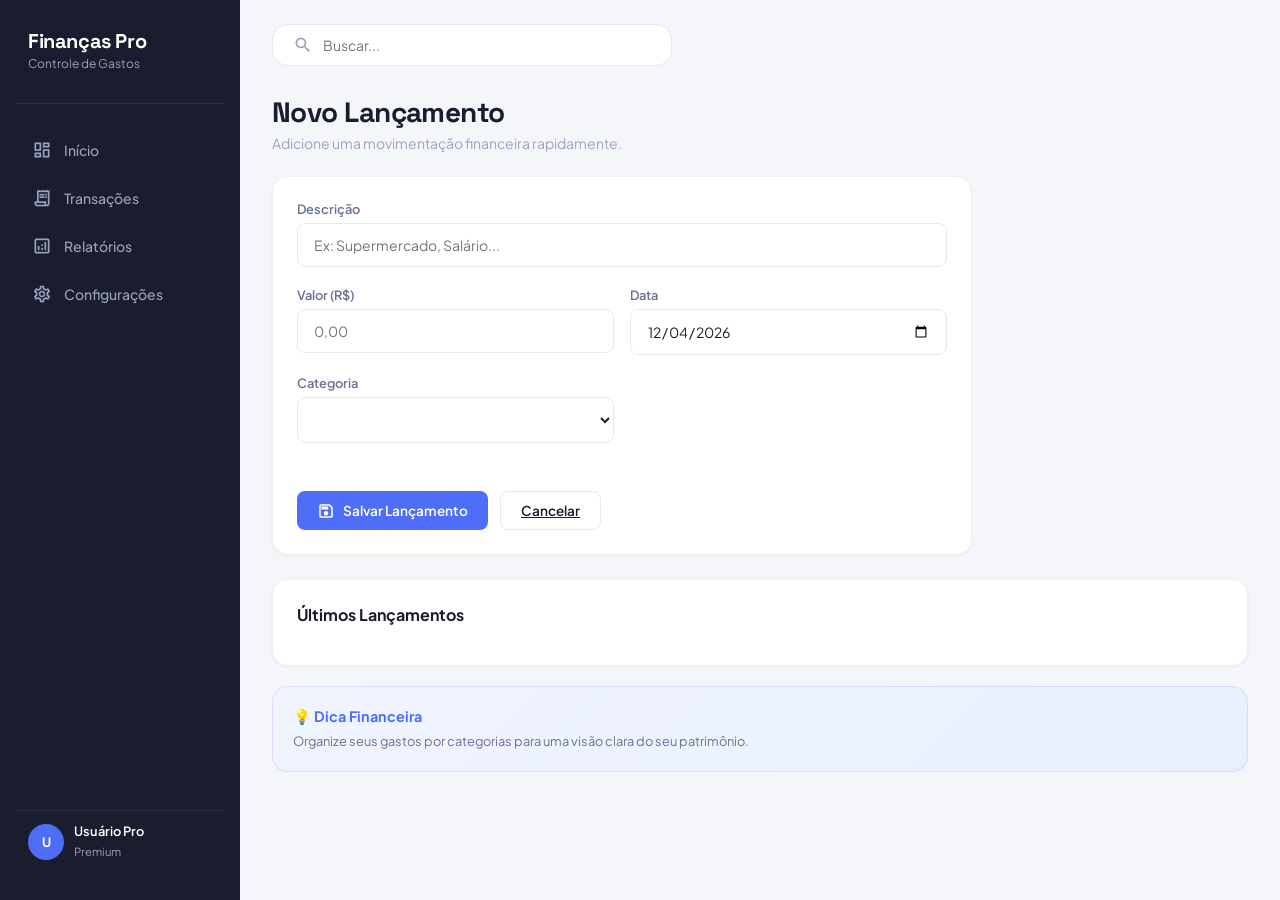
<file: src/main/resources/static/adicionar-transacao.html>
<!DOCTYPE html>
<html lang="pt-BR">
<head>
    <meta charset="UTF-8">
    <meta name="viewport" content="width=device-width, initial-scale=1.0">
    <title>Finanças Pro — Adicionar Transação</title>
    <meta name="description" content="Adicionar nova transação - Finanças Pro">
    <link rel="stylesheet" href="style.css">
</head>
<body>
    <aside class="sidebar" id="sidebar">
        <div class="sidebar-brand"><h1>Finanças Pro</h1><p>Controle de Gastos</p></div>
        <nav class="sidebar-nav">
            <a href="index.html"><span class="material-icons-outlined">dashboard</span> Início</a>
            <a href="transacoes.html"><span class="material-icons-outlined">receipt_long</span> Transações</a>
            <a href="relatorios.html"><span class="material-icons-outlined">analytics</span> Relatórios</a>
            <a href="#"><span class="material-icons-outlined">settings</span> Configurações</a>
        </nav>
        <div class="sidebar-user">
            <div class="sidebar-user-avatar">U</div>
            <div class="sidebar-user-info"><p>Usuário Pro</p><span>Premium</span></div>
        </div>
    </aside>

    <main class="main">
        <div class="topbar">
            <div class="search-box">
                <span class="material-icons-outlined">search</span>
                <input type="text" placeholder="Buscar...">
            </div>
        </div>

        <div class="page-header">
            <h2>Novo Lançamento</h2>
            <p>Adicione uma movimentação financeira rapidamente.</p>
        </div>

        <div class="card form-card">
            <form id="addForm">
                <div class="form-group">
                    <label for="addNome">Descrição</label>
                    <input type="text" id="addNome" required placeholder="Ex: Supermercado, Salário...">
                </div>
                <div class="form-row">
                    <div class="form-group">
                        <label for="addValor">Valor (R$)</label>
                        <input type="number" id="addValor" step="0.01" min="0.01" required placeholder="0,00">
                    </div>
                    <div class="form-group">
                        <label for="addData">Data</label>
                        <input type="date" id="addData" required>
                    </div>
                </div>
                <div class="form-row">
                    <div class="form-group">
                        <label for="addCategoria">Categoria</label>
                        <select id="addCategoria" required></select>
                    </div>
                    <input type="hidden" id="addUsuario">
                </div>
                <div class="form-actions">
                    <button type="submit" class="btn btn-primary">
                        <span class="material-icons-outlined" style="font-size:18px">save</span> Salvar Lançamento
                    </button>
                    <a href="transacoes.html" class="btn btn-outline">Cancelar</a>
                </div>
            </form>
        </div>

        <!-- RECENT -->
        <div class="card" style="margin-top:24px;">
            <h3 style="font-size:1rem;font-weight:700;margin-bottom:16px;">Últimos Lançamentos</h3>
            <div id="recentList"></div>
        </div>

        <div class="tip-card">
            <h4>💡 Dica Financeira</h4>
            <p>Organize seus gastos por categorias para uma visão clara do seu patrimônio.</p>
        </div>
    </main>

    <div class="toast-container" id="toastContainer"></div>
    <script src="app.js"></script>
    <script>
        const API_BASE = 'http://localhost:8081';
        document.addEventListener('DOMContentLoaded', async () => {
            document.getElementById('addData').valueAsDate = new Date();
            // Load categories
            try {
                const cats = await apiGet('/categorias');
                const sel = document.getElementById('addCategoria');
                cats.forEach(c => { const o = document.createElement('option'); o.value = c.id; o.textContent = c.nome; sel.appendChild(o); });
            } catch (e) { console.error(e); }
            // Load recent
            try {
                const despesas = await apiGet('/despesas');
                const recent = despesas.slice(-3).reverse();
                const list = document.getElementById('recentList');
                if (recent.length === 0) {
                    list.innerHTML = '<p style="color:var(--text-muted);font-size:0.85rem;text-align:center;padding:16px;">Nenhum lançamento ainda</p>';
                } else {
                    list.innerHTML = recent.map(tx => `
                        <div class="tx-item">
                            <div class="tx-icon"><span class="material-icons-outlined">${getCatIcon(tx.categoria)}</span></div>
                            <div class="tx-info">
                                <div class="tx-name">${tx.nome}</div>
                                <div class="tx-meta">${fmtDate(tx.data)} • ${tx.categoria}</div>
                            </div>
                            <div class="tx-amount negative">- ${fmt(tx.valor)}</div>
                        </div>
                    `).join('');
                }
            } catch (e) { console.error(e); }
            // Form submit
            document.getElementById('addForm').addEventListener('submit', async (e) => {
                e.preventDefault();
                const user = getLoggedUser();
                if (!user || !user.id) {
                    showToast('Faca login novamente para salvar o lancamento', 'error');
                    return;
                }
                const body = {
                    nome: document.getElementById('addNome').value,
                    valor: parseFloat(document.getElementById('addValor').value),
                    data: document.getElementById('addData').value,
                    categoriaId: parseInt(document.getElementById('addCategoria').value),
                    usuarioId: user.id
                };
                try {
                    await apiPost('/despesas', body);
                    showToast('Lançamento salvo com sucesso!');
                    setTimeout(() => window.location.href = 'transacoes.html', 1200);
                } catch (err) {
                    showToast('Erro ao salvar lançamento', 'error');
                }
            });
        });
    </script>
</body>
</html>
</file>
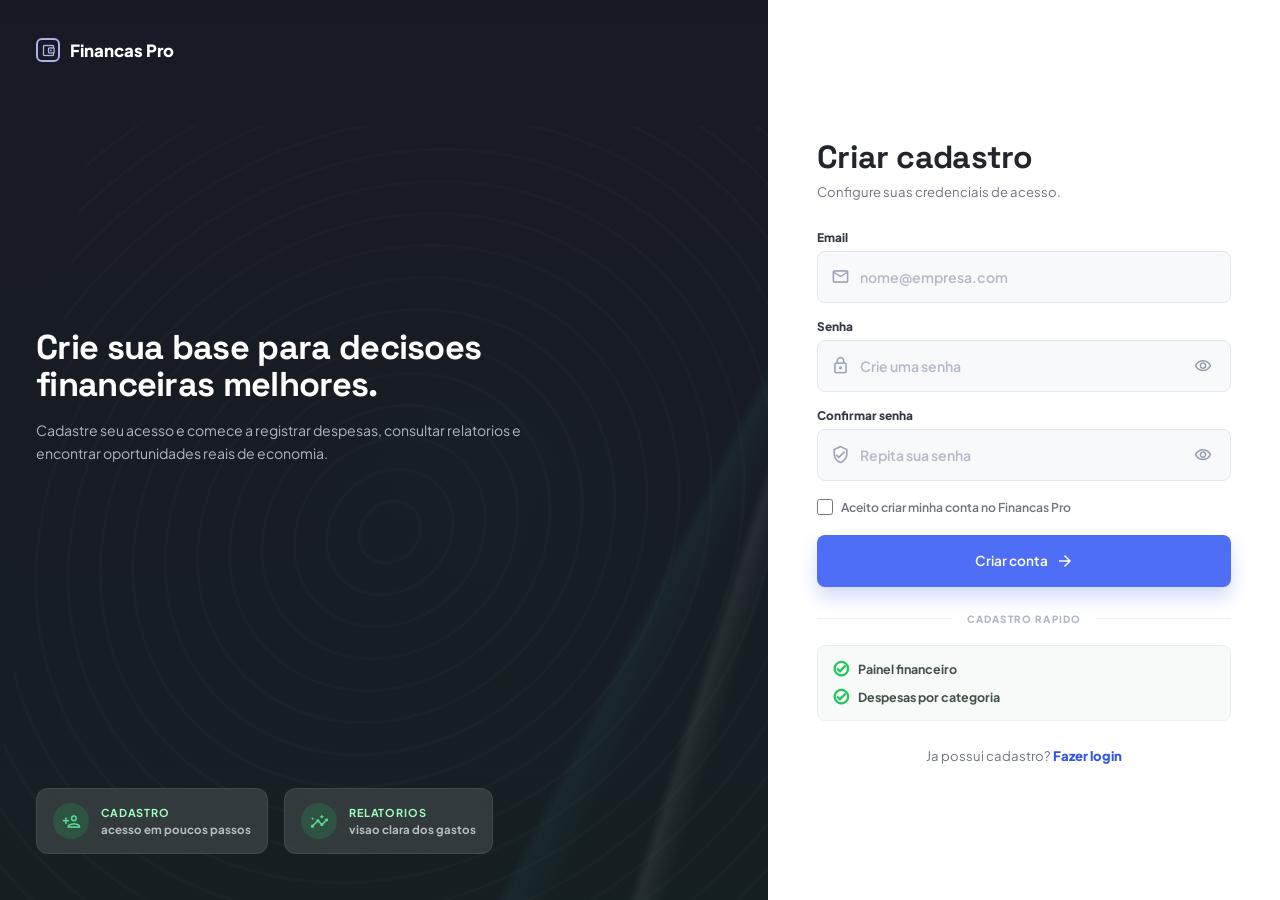
<file: src/main/resources/static/cadastro.html>
<!DOCTYPE html>
<html lang="pt-BR">
<head>
    <meta charset="UTF-8">
    <meta name="viewport" content="width=device-width, initial-scale=1.0">
    <title>Financas Pro - Cadastro</title>
    <meta name="description" content="Crie sua conta no Financas Pro">
    <link rel="stylesheet" href="style.css">
</head>
<body class="auth-body auth-register">
    <main class="auth-layout">
        <section class="auth-panel">
            <div class="auth-brand">
                <span class="material-icons-outlined">account_balance_wallet</span>
                <strong>Financas Pro</strong>
            </div>
            <div class="auth-highlight">
                <h2>Crie sua base para decisoes financeiras melhores.</h2>
                <p>Cadastre seu acesso e comece a registrar despesas, consultar relatorios e encontrar oportunidades reais de economia.</p>
            </div>
            <div class="auth-stats">
                <div class="auth-stat-pill">
                    <span class="material-icons-outlined">person_add</span>
                    <div>
                        <strong>CADASTRO</strong>
                        <small>acesso em poucos passos</small>
                    </div>
                </div>
                <div class="auth-stat-pill">
                    <span class="material-icons-outlined">insights</span>
                    <div>
                        <strong>RELATORIOS</strong>
                        <small>visao clara dos gastos</small>
                    </div>
                </div>
            </div>
        </section>

        <section class="auth-card auth-card-register">
            <div class="auth-header">
                <h2>Criar cadastro</h2>
                <p>Configure suas credenciais de acesso.</p>
            </div>
            <form id="cadastroForm" class="auth-form">
                <div class="form-group">
                    <label for="cadastroEmail">Email</label>
                    <div class="auth-input">
                        <span class="material-icons-outlined">mail</span>
                        <input type="email" id="cadastroEmail" required placeholder="nome@empresa.com" autocomplete="email">
                    </div>
                </div>
                <div class="form-group">
                    <label for="cadastroSenha">Senha</label>
                    <div class="auth-input">
                        <span class="material-icons-outlined">lock</span>
                        <input type="password" id="cadastroSenha" required minlength="3" placeholder="Crie uma senha" autocomplete="new-password">
                        <button type="button" class="auth-input-action" data-toggle-password="cadastroSenha" aria-label="Mostrar senha">
                            <span class="material-icons-outlined">visibility</span>
                        </button>
                    </div>
                </div>
                <div class="form-group">
                    <label for="cadastroConfirmarSenha">Confirmar senha</label>
                    <div class="auth-input">
                        <span class="material-icons-outlined">verified_user</span>
                        <input type="password" id="cadastroConfirmarSenha" required minlength="3" placeholder="Repita sua senha" autocomplete="new-password">
                        <button type="button" class="auth-input-action" data-toggle-password="cadastroConfirmarSenha" aria-label="Mostrar senha">
                            <span class="material-icons-outlined">visibility</span>
                        </button>
                    </div>
                </div>
                <label class="auth-check">
                    <input type="checkbox" id="acceptTerms" required>
                    <span>Aceito criar minha conta no Financas Pro</span>
                </label>
                <button type="submit" class="btn btn-primary auth-submit">
                    Criar conta <span class="material-icons-outlined" style="font-size:18px">arrow_forward</span>
                </button>
                <div class="auth-divider"><span>cadastro rapido</span></div>
                <div class="auth-benefits">
                    <span><span class="material-icons-outlined">check_circle</span> Painel financeiro</span>
                    <span><span class="material-icons-outlined">check_circle</span> Despesas por categoria</span>
                </div>
            </form>
            <p class="auth-switch">
                Ja possui cadastro? <a href="login.html">Fazer login</a>
            </p>
        </section>
    </main>

    <div class="toast-container" id="toastContainer"></div>
    <script src="app.js"></script>
    <script>
        document.addEventListener('DOMContentLoaded', () => { initCadastro(); });
    </script>
</body>
</html>
</file>
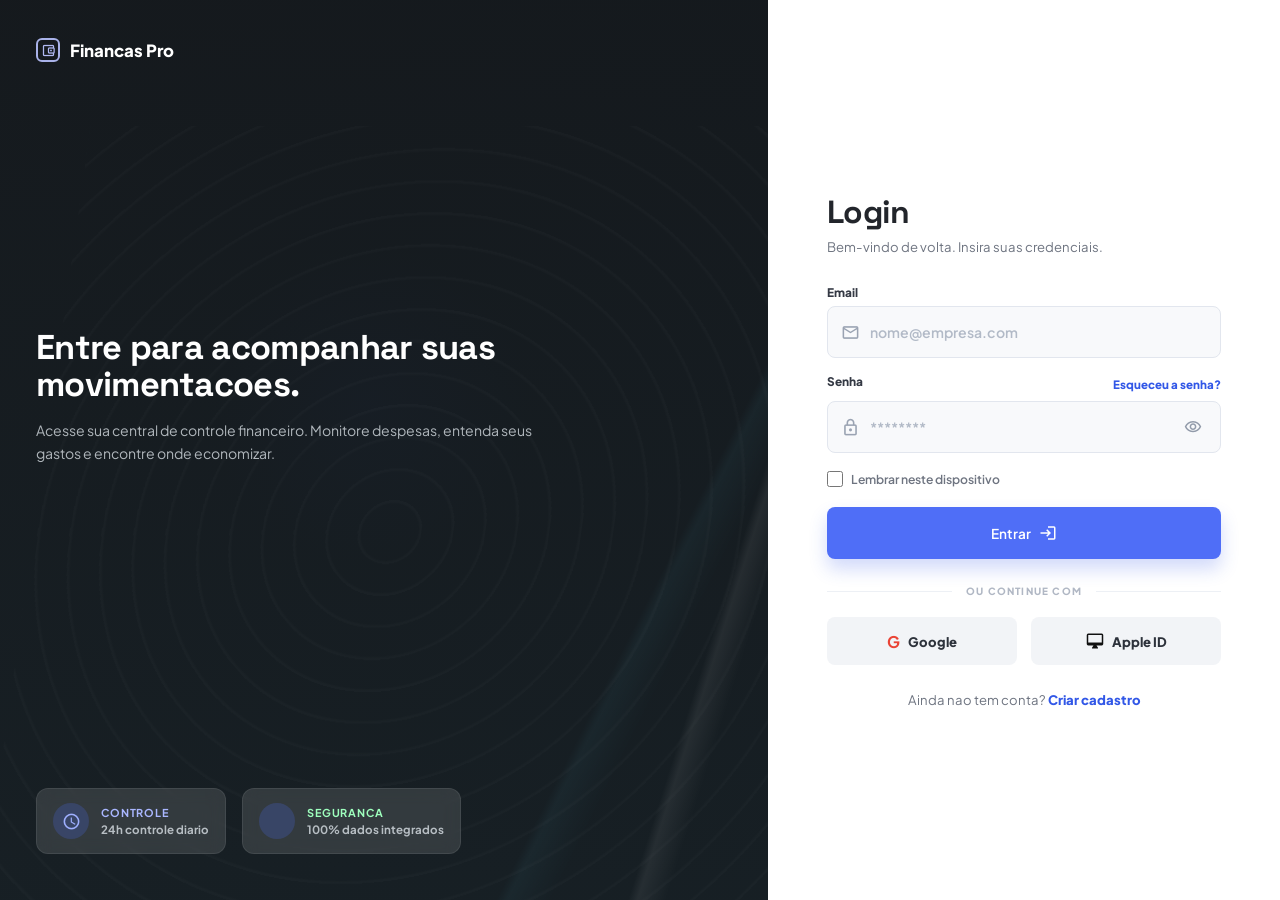
<file: src/main/resources/static/login.html>
<!DOCTYPE html>
<html lang="pt-BR">
<head>
    <meta charset="UTF-8">
    <meta name="viewport" content="width=device-width, initial-scale=1.0">
    <title>Financas Pro - Login</title>
    <meta name="description" content="Acesse sua conta no Financas Pro">
    <link rel="stylesheet" href="style.css">
</head>
<body class="auth-body auth-login">
    <main class="auth-layout">
        <section class="auth-panel">
            <div class="auth-brand">
                <span class="material-icons-outlined">account_balance_wallet</span>
                <strong>Financas Pro</strong>
            </div>
            <div class="auth-highlight">
                <h2>Entre para acompanhar suas movimentacoes.</h2>
                <p>Acesse sua central de controle financeiro. Monitore despesas, entenda seus gastos e encontre onde economizar.</p>
            </div>
            <div class="auth-stats">
                <div class="auth-stat-pill">
                    <span class="material-icons-outlined">schedule</span>
                    <div>
                        <strong>CONTROLE</strong>
                        <small>24h controle diario</small>
                    </div>
                </div>
                <div class="auth-stat-pill">
                    <span class="material-icons-outlined">shield</span>
                    <div>
                        <strong>SEGURANCA</strong>
                        <small>100% dados integrados</small>
                    </div>
                </div>
            </div>
        </section>

        <section class="auth-card">
            <div class="auth-header">
                <h2>Login</h2>
                <p>Bem-vindo de volta. Insira suas credenciais.</p>
            </div>
            <form id="loginForm" class="auth-form">
                <div class="form-group">
                    <label for="loginEmail">Email</label>
                    <div class="auth-input">
                        <span class="material-icons-outlined">mail</span>
                        <input type="email" id="loginEmail" required placeholder="nome@empresa.com" autocomplete="email">
                    </div>
                </div>
                <div class="form-group">
                    <div class="auth-label-row">
                        <label for="loginSenha">Senha</label>
                        <a href="#">Esqueceu a senha?</a>
                    </div>
                    <div class="auth-input">
                        <span class="material-icons-outlined">lock</span>
                        <input type="password" id="loginSenha" required placeholder="********" autocomplete="current-password">
                        <button type="button" class="auth-input-action" data-toggle-password="loginSenha" aria-label="Mostrar senha">
                            <span class="material-icons-outlined">visibility</span>
                        </button>
                    </div>
                </div>
                <label class="auth-check">
                    <input type="checkbox" id="rememberDevice">
                    <span>Lembrar neste dispositivo</span>
                </label>
                <button type="submit" class="btn btn-primary auth-submit">
                    Entrar <span class="material-icons-outlined" style="font-size:18px">login</span>
                </button>
                <div class="auth-divider"><span>ou continue com</span></div>
                <div class="auth-socials">
                    <button type="button" class="auth-social-btn">
                        <strong>G</strong> Google
                    </button>
                    <button type="button" class="auth-social-btn">
                        <span class="material-icons-outlined">desktop_mac</span> Apple ID
                    </button>
                </div>
            </form>
            <p class="auth-switch">
                Ainda nao tem conta? <a href="cadastro.html">Criar cadastro</a>
            </p>
        </section>
    </main>

    <div class="toast-container" id="toastContainer"></div>
    <script src="app.js"></script>
    <script>
        document.addEventListener('DOMContentLoaded', () => { initLogin(); });
    </script>
</body>
</html>
</file>
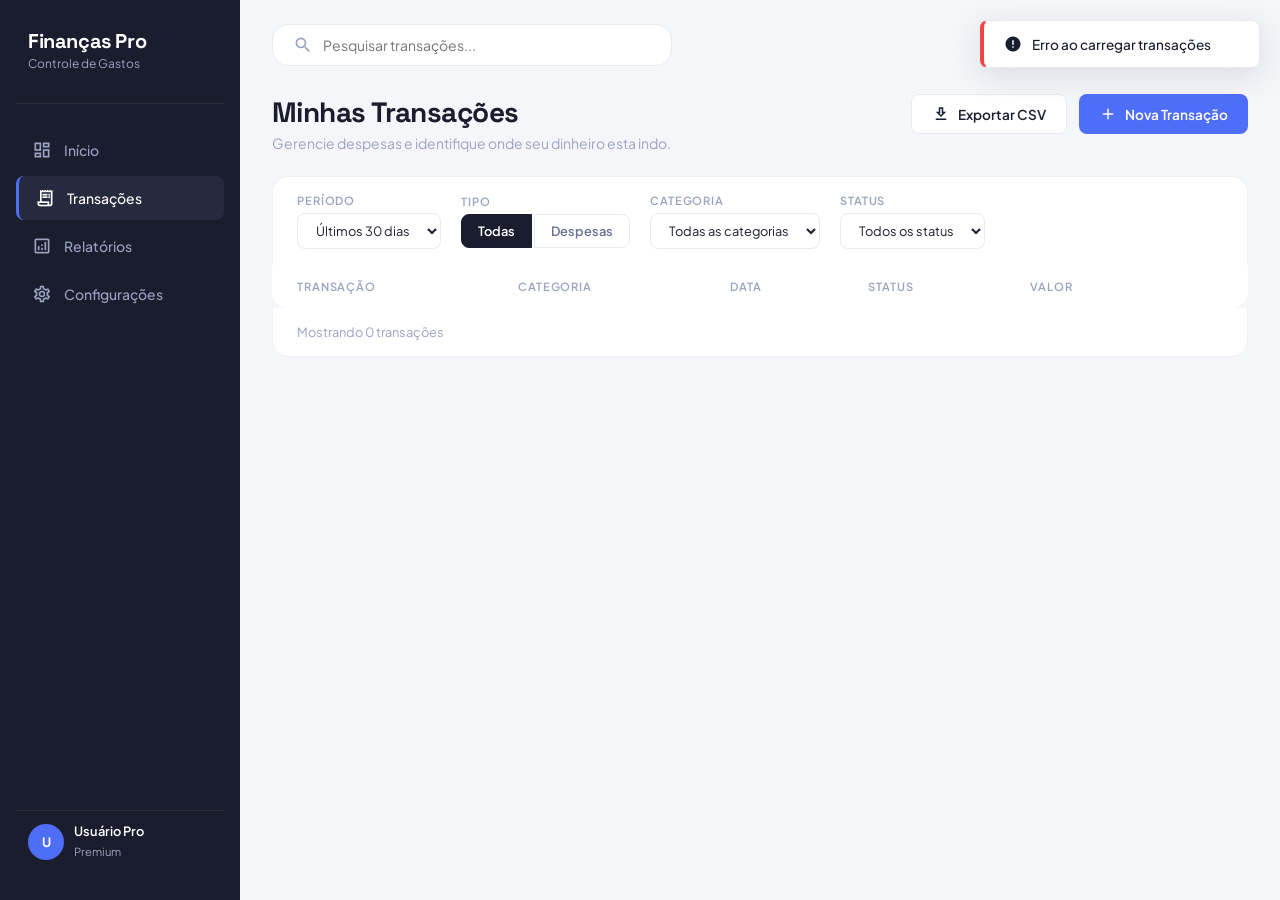
<file: src/main/resources/static/transacoes.html>
<!DOCTYPE html>
<html lang="pt-BR">
<head>
    <meta charset="UTF-8">
    <meta name="viewport" content="width=device-width, initial-scale=1.0">
    <title>Finanças Pro — Transações</title>
    <meta name="description" content="Gerencie suas transações financeiras - Finanças Pro">
    <link rel="stylesheet" href="style.css">
</head>
<body>
    <aside class="sidebar" id="sidebar">
        <div class="sidebar-brand"><h1>Finanças Pro</h1><p>Controle de Gastos</p></div>
        <nav class="sidebar-nav">
            <a href="index.html"><span class="material-icons-outlined">dashboard</span> Início</a>
            <a href="transacoes.html" class="active"><span class="material-icons-outlined">receipt_long</span> Transações</a>
            <a href="relatorios.html"><span class="material-icons-outlined">analytics</span> Relatórios</a>
            <a href="#"><span class="material-icons-outlined">settings</span> Configurações</a>
        </nav>
        <div class="sidebar-user">
            <div class="sidebar-user-avatar" id="userAvatar">U</div>
            <div class="sidebar-user-info"><p id="userName">Usuário Pro</p><span>Premium</span></div>
        </div>
    </aside>

    <main class="main">
        <div class="topbar">
            <div class="search-box">
                <span class="material-icons-outlined">search</span>
                <input type="text" placeholder="Pesquisar transações..." id="searchInput">
            </div>
            <div class="topbar-actions">
                <button class="icon-btn"><span class="material-icons-outlined">notifications</span></button>
            </div>
        </div>

        <div class="page-header">
            <div class="page-header-row">
                <div>
                    <h2>Minhas Transações</h2>
                    <p>Gerencie despesas e identifique onde seu dinheiro esta indo.</p>
                </div>
                <div style="display:flex;gap:12px;">
                    <button class="btn btn-outline" onclick="exportCSV()">
                        <span class="material-icons-outlined" style="font-size:18px">download</span> Exportar CSV
                    </button>
                    <button class="btn btn-primary" onclick="openAddModal()">
                        <span class="material-icons-outlined" style="font-size:18px">add</span> Nova Transação
                    </button>
                </div>
            </div>
        </div>

        <!-- FILTERS -->
        <div class="filters-bar">
            <div class="filter-group">
                <label>Período</label>
                <select id="filterPeriod">
                    <option value="30">Últimos 30 dias</option>
                    <option value="7">Últimos 7 dias</option>
                    <option value="90">Últimos 90 dias</option>
                    <option value="all">Todos</option>
                </select>
            </div>
            <div class="filter-group">
                <label>Tipo</label>
                <div class="type-tabs">
                    <button class="active" data-type="all">Todas</button>
                    <button data-type="despesa">Despesas</button>
                </div>
            </div>
            <div class="filter-group">
                <label>Categoria</label>
                <select id="filterCategory">
                    <option value="all">Todas as categorias</option>
                </select>
            </div>
            <div class="filter-group">
                <label>Status</label>
                <select id="filterStatus">
                    <option value="all">Todos os status</option>
                    <option value="concluido">Concluído</option>
                    <option value="pendente">Pendente</option>
                </select>
            </div>
        </div>

        <!-- TABLE -->
        <table class="data-table">
            <thead>
                <tr>
                    <th>Transação</th>
                    <th>Categoria</th>
                    <th>Data</th>
                    <th>Status</th>
                    <th>Valor</th>
                    <th></th>
                </tr>
            </thead>
            <tbody id="transactionsBody">
                <!-- populated by JS -->
            </tbody>
        </table>
        <div class="pagination">
            <span id="paginationInfo">Mostrando 0 transações</span>
            <div class="pagination-btns" id="paginationBtns"></div>
        </div>
    </main>

    <!-- ADD/EDIT MODAL -->
    <div class="modal-overlay" id="txModal">
        <div class="modal">
            <h3 id="modalTitle">Nova Transação</h3>
            <div class="modal-mode-tabs" role="tablist" aria-label="Alternar formulario">
                <button type="button" class="active" id="txModeButton" onclick="setModalMode('transacao')">
                    <span class="material-icons-outlined">receipt_long</span> Lançamento
                </button>
                <button type="button" id="categoryModeButton" onclick="setModalMode('categoria')">
                    <span class="material-icons-outlined">sell</span> Categoria
                </button>
            </div>
            <form id="txForm">
                <input type="hidden" id="txEditId">
                <div class="form-group">
                    <label for="txNome">Nome / Descrição</label>
                    <input type="text" id="txNome" required placeholder="Ex: Supermercado Mundial">
                </div>
                <div class="form-row">
                    <div class="form-group">
                        <label for="txValor">Valor (R$)</label>
                        <input type="number" id="txValor" step="0.01" min="0.01" required placeholder="0,00">
                    </div>
                    <div class="form-group">
                        <label for="txData">Data</label>
                        <input type="date" id="txData" required>
                    </div>
                </div>
                <div class="form-row">
                    <div class="form-group">
                        <label for="txCategoria">Categoria</label>
                        <select id="txCategoria" required></select>
                    </div>
                    <input type="hidden" id="txUsuario">
                </div>
                <div class="form-actions">
                    <button type="submit" class="btn btn-primary">Salvar</button>
                    <button type="button" class="btn btn-outline" onclick="closeModal()">Cancelar</button>
                </div>
            </form>
            <form id="categoryForm" hidden>
                <div class="form-group">
                    <label for="categoryNome">Nome da categoria</label>
                    <input type="text" id="categoryNome" required placeholder="Ex: Alimentação, Transporte, Saúde">
                </div>
                <div class="tip-card category-tip">
                    <h4>Categoria rápida</h4>
                    <p>Depois de salvar, ela aparece nos filtros e fica disponível para novos lançamentos.</p>
                </div>
                <div class="form-actions">
                    <button type="submit" class="btn btn-primary">Salvar categoria</button>
                    <button type="button" class="btn btn-outline" onclick="setModalMode('transacao')">Voltar ao lançamento</button>
                </div>
            </form>
        </div>
    </div>

    <div class="toast-container" id="toastContainer"></div>
    <script src="app.js"></script>
    <script>
        document.addEventListener('DOMContentLoaded', () => { initTransacoes(); });
    </script>
</body>
</html>
</file>
<file: src/main/resources/static/style.css>
@import url('https://fonts.googleapis.com/css2?family=Plus+Jakarta+Sans:wght@400;500;600;700;800&family=Space+Grotesk:wght@500;600;700&display=swap');
@import url('https://fonts.googleapis.com/icon?family=Material+Icons+Outlined');

:root {
    --bg-body: #f5f6fa;
    --bg-card: #ffffff;
    --bg-sidebar: #1a1d2e;
    --bg-sidebar-hover: #262a3e;
    --bg-hero: linear-gradient(135deg, #1e2235 0%, #2a2f48 50%, #1a1d2e 100%);
    --bg-insight-dark: linear-gradient(135deg, #1e2235 0%, #2d3250 100%);
    --text-primary: #1a1d2e;
    --text-secondary: #6b7194;
    --text-muted: #9ba2c0;
    --text-white: #ffffff;
    --text-sidebar: #9ba2c0;
    --text-sidebar-active: #ffffff;
    --accent-blue: #4f6ef7;
    --accent-green: #22c55e;
    --accent-red: #ef4444;
    --accent-orange: #f59e0b;
    --accent-purple: #8b5cf6;
    --border: #e8eaf0;
    --border-light: #f0f1f5;
    --shadow-sm: 0 1px 3px rgba(26,29,46,0.06);
    --shadow-md: 0 4px 16px rgba(26,29,46,0.08);
    --shadow-lg: 0 8px 32px rgba(26,29,46,0.12);
    --radius-sm: 8px;
    --radius-md: 12px;
    --radius-lg: 16px;
    --radius-xl: 20px;
    --sidebar-width: 240px;
    --font-display: 'Space Grotesk', sans-serif;
    --font-body: 'Plus Jakarta Sans', sans-serif;
    --transition: 0.2s cubic-bezier(0.4, 0, 0.2, 1);
}

*, *::before, *::after { margin: 0; padding: 0; box-sizing: border-box; }

html { font-size: 16px; -webkit-font-smoothing: antialiased; }

body {
    font-family: var(--font-body);
    background: var(--bg-body);
    color: var(--text-primary);
    display: flex;
    min-height: 100vh;
}

/* Auth pages */
.auth-body {
    display: block;
    background: #ffffff;
}

.auth-layout {
    min-height: 100vh;
    display: grid;
    grid-template-columns: minmax(360px, 1.5fr) minmax(360px, 1fr);
    align-items: stretch;
    padding: 0;
}

.auth-panel {
    min-height: 100vh;
    padding: 38px 36px 46px;
    display: flex;
    flex-direction: column;
    justify-content: space-between;
    overflow: hidden;
    position: relative;
    color: var(--text-white);
    background:
        linear-gradient(180deg, rgba(20,24,28,0.9), rgba(23,31,36,0.92)),
        radial-gradient(circle at 48% 45%, rgba(79,110,247,0.22), transparent 25%),
        linear-gradient(135deg, #20272b 0%, #152026 100%);
}

.auth-panel::before {
    content: '';
    position: absolute;
    inset: 14% -12% -8% 4%;
    opacity: 0.42;
    background:
        repeating-radial-gradient(circle at 43% 48%, transparent 0 28px, rgba(255,255,255,0.045) 30px 32px),
        linear-gradient(110deg, transparent 70%, rgba(93,184,205,0.14) 71%, transparent 75%),
        linear-gradient(100deg, transparent 80%, rgba(255,255,255,0.16) 81%, transparent 84%);
    transform: skewX(-8deg);
}

.auth-register .auth-panel {
    background:
        linear-gradient(180deg, rgba(24,24,35,0.9), rgba(21,31,34,0.94)),
        radial-gradient(circle at 62% 55%, rgba(34,197,94,0.2), transparent 27%),
        linear-gradient(135deg, #202631 0%, #142626 100%);
}

.auth-brand {
    display: flex;
    align-items: center;
    gap: 10px;
    position: relative;
    z-index: 1;
}

.auth-brand > .material-icons-outlined {
    width: 24px;
    height: 24px;
    border-radius: 6px;
    border: 2px solid rgba(185,195,255,0.9);
    display: flex;
    align-items: center;
    justify-content: center;
    color: rgba(185,195,255,0.95);
    font-size: 15px;
}

.auth-brand strong {
    font-size: 1.05rem;
    font-weight: 800;
    color: var(--text-white);
}

.auth-highlight h2,
.auth-header h2 {
    font-family: var(--font-display);
    letter-spacing: -0.02em;
}

.auth-highlight p,
.auth-stat-pill small {
    color: rgba(230,236,242,0.74);
}

.auth-highlight {
    max-width: 560px;
    position: relative;
    z-index: 1;
    margin-bottom: 56px;
}

.auth-highlight h2 {
    font-size: 2.15rem;
    line-height: 1.08;
    margin-bottom: 16px;
    max-width: 520px;
}

.auth-highlight p {
    font-size: 0.88rem;
    line-height: 1.65;
    max-width: 500px;
}

.auth-stats {
    display: flex;
    gap: 16px;
    flex-wrap: wrap;
    position: relative;
    z-index: 1;
}

.auth-stat-pill {
    min-width: 180px;
    padding: 14px 16px;
    display: flex;
    align-items: center;
    gap: 12px;
    border-radius: var(--radius-md);
    background: rgba(255,255,255,0.12);
    border: 1px solid rgba(255,255,255,0.08);
    backdrop-filter: blur(8px);
}

.auth-stat-pill > .material-icons-outlined {
    width: 36px;
    height: 36px;
    border-radius: 50%;
    display: flex;
    align-items: center;
    justify-content: center;
    background: rgba(79,110,247,0.22);
    color: #9fb0ff;
    font-size: 19px;
}

.auth-register .auth-stat-pill > .material-icons-outlined {
    background: rgba(34,197,94,0.18);
    color: #59db91;
}

.auth-stat-pill strong {
    display: block;
    color: #9effbd;
    font-size: 0.68rem;
    letter-spacing: 0.08em;
    margin-bottom: 3px;
}

.auth-login .auth-stat-pill:first-child strong {
    color: #aab7ff;
}

.auth-stat-pill small {
    display: block;
    font-size: 0.72rem;
    font-weight: 700;
}

.auth-card {
    width: 100%;
    max-width: 430px;
    align-self: center;
    justify-self: center;
    padding: 32px 18px;
    border: none;
    box-shadow: none;
    background: #ffffff;
}

.auth-card-register {
    max-width: 450px;
}

.auth-header {
    margin-bottom: 30px;
}

.auth-header h2 {
    font-size: 2rem;
    color: #22252b;
}

.auth-header p,
.auth-switch {
    color: #6e7480;
    font-size: 0.82rem;
    margin-top: 6px;
}

.auth-form .form-group {
    margin-bottom: 16px;
}

.auth-form .form-group label,
.auth-label-row label {
    font-size: 0.74rem;
    font-weight: 800;
    color: #343944;
}

.auth-label-row {
    display: flex;
    align-items: center;
    justify-content: space-between;
    margin-bottom: 6px;
}

.auth-label-row a {
    color: #3157e7;
    font-size: 0.72rem;
    font-weight: 800;
    text-decoration: none;
}

.auth-input {
    height: 52px;
    display: flex;
    align-items: center;
    gap: 10px;
    border: 1px solid #e2e6ee;
    border-radius: var(--radius-sm);
    background: #f8f9fb;
    padding: 0 13px;
    transition: border-color var(--transition), box-shadow var(--transition), background var(--transition);
}

.auth-input:focus-within {
    border-color: #3157e7;
    background: #ffffff;
    box-shadow: 0 0 0 3px rgba(49,87,231,0.1);
}

.auth-input > .material-icons-outlined {
    color: #9aa3b2;
    font-size: 19px;
}

.auth-form .auth-input input {
    flex: 1;
    min-width: 0;
    border: none;
    outline: none;
    background: transparent;
    font-family: var(--font-body);
    color: #22252b;
    font-size: 0.88rem;
    font-weight: 600;
    width: auto;
    padding: 0;
    border-radius: 0;
    box-shadow: none;
}

.auth-form .auth-input input:focus {
    border: none;
    box-shadow: none;
}

.auth-form .auth-input input::placeholder {
    color: #b2bac7;
}

.auth-input-action {
    border: none;
    background: transparent;
    color: #929baa;
    cursor: pointer;
    width: 28px;
    height: 28px;
    display: inline-flex;
    align-items: center;
    justify-content: center;
}

.auth-input-action .material-icons-outlined {
    font-size: 18px;
}

.auth-check {
    display: inline-flex;
    align-items: center;
    gap: 8px;
    margin: 2px 0 20px;
    color: #6e7480;
    font-size: 0.76rem;
    font-weight: 600;
}

.auth-check input {
    width: 16px;
    height: 16px;
    accent-color: #3157e7;
}

.auth-submit {
    width: 100%;
    justify-content: center;
    height: 52px;
    margin-top: 0;
    background: #3157e7;
    box-shadow: 0 10px 18px rgba(49,87,231,0.22);
}

.auth-submit:hover {
    background: #284bd1;
}

.auth-divider {
    display: flex;
    align-items: center;
    gap: 14px;
    margin: 26px 0 20px;
    color: #b0b7c4;
    font-size: 0.62rem;
    font-weight: 800;
    text-transform: uppercase;
    letter-spacing: 0.12em;
}

.auth-divider::before,
.auth-divider::after {
    content: '';
    flex: 1;
    height: 1px;
    background: #edf0f5;
}

.auth-socials {
    display: grid;
    grid-template-columns: 1fr 1fr;
    gap: 14px;
}

.auth-social-btn {
    height: 48px;
    border: none;
    border-radius: var(--radius-sm);
    background: #f2f4f7;
    color: #2d323b;
    font-family: var(--font-body);
    font-size: 0.82rem;
    font-weight: 800;
    cursor: pointer;
    display: inline-flex;
    align-items: center;
    justify-content: center;
    gap: 8px;
    transition: background var(--transition), transform var(--transition);
}

.auth-social-btn:hover {
    background: #e9edf3;
    transform: translateY(-1px);
}

.auth-social-btn strong {
    color: #ea4335;
    font-size: 1rem;
}

.auth-social-btn .material-icons-outlined {
    font-size: 18px;
    color: #111111;
}

.auth-benefits {
    display: grid;
    gap: 10px;
    padding: 14px;
    border-radius: var(--radius-sm);
    background: #f7faf8;
    border: 1px solid #e5f1e9;
}

.auth-benefits span {
    display: flex;
    align-items: center;
    gap: 8px;
    color: #425047;
    font-size: 0.78rem;
    font-weight: 700;
}

.auth-benefits .material-icons-outlined {
    color: var(--accent-green);
    font-size: 18px;
}

.auth-switch {
    text-align: center;
    margin-top: 26px;
}

.auth-switch a {
    color: #3157e7;
    font-weight: 800;
    text-decoration: none;
}

.auth-switch a:hover {
    text-decoration: underline;
}

/* ── SIDEBAR ── */
.sidebar {
    width: var(--sidebar-width);
    background: var(--bg-sidebar);
    display: flex;
    flex-direction: column;
    padding: 28px 16px;
    position: fixed;
    top: 0; left: 0; bottom: 0;
    z-index: 100;
    transition: transform var(--transition);
}

.sidebar-brand { padding: 0 12px 32px; border-bottom: 1px solid rgba(255,255,255,0.08); margin-bottom: 24px; }
.sidebar-brand h1 { font-family: var(--font-display); font-size: 1.25rem; color: var(--text-white); font-weight: 700; letter-spacing: -0.02em; }
.sidebar-brand p { font-size: 0.75rem; color: var(--text-sidebar); margin-top: 2px; }

.sidebar-nav { flex: 1; display: flex; flex-direction: column; gap: 4px; }

.sidebar-nav a {
    display: flex; align-items: center; gap: 12px;
    padding: 12px 16px; border-radius: var(--radius-sm);
    color: var(--text-sidebar); text-decoration: none;
    font-size: 0.875rem; font-weight: 500;
    transition: all var(--transition); position: relative;
}
.sidebar-nav a:hover { background: var(--bg-sidebar-hover); color: var(--text-white); }
.sidebar-nav a.active {
    color: var(--text-white); background: var(--bg-sidebar-hover);
    border-left: 3px solid var(--accent-blue);
}
.sidebar-nav a .material-icons-outlined { font-size: 20px; }

.sidebar-user {
    display: flex; align-items: center; gap: 10px;
    padding: 12px; border-top: 1px solid rgba(255,255,255,0.08);
    margin-top: auto;
}
.sidebar-user-avatar {
    width: 36px; height: 36px; border-radius: 50%;
    background: var(--accent-blue); display: flex; align-items: center; justify-content: center;
    color: white; font-weight: 700; font-size: 0.8rem;
}
.sidebar-user-info p { font-size: 0.8rem; color: var(--text-white); font-weight: 600; }
.sidebar-user-info span { font-size: 0.7rem; color: var(--text-sidebar); }

/* ── MAIN ── */
.main {
    margin-left: var(--sidebar-width);
    flex: 1; padding: 24px 32px;
    min-height: 100vh;
}

/* ── TOP BAR ── */
.topbar {
    display: flex; align-items: center; justify-content: space-between;
    margin-bottom: 28px;
}
.search-box {
    display: flex; align-items: center; gap: 10px;
    background: var(--bg-card); border: 1px solid var(--border);
    border-radius: var(--radius-lg); padding: 10px 20px;
    width: 400px; transition: border-color var(--transition);
}
.search-box:focus-within { border-color: var(--accent-blue); }
.search-box input {
    border: none; outline: none; background: transparent;
    font-family: var(--font-body); font-size: 0.875rem; color: var(--text-primary); width: 100%;
}
.search-box .material-icons-outlined { color: var(--text-muted); font-size: 20px; }
.topbar-actions { display: flex; align-items: center; gap: 16px; }
.topbar-actions .icon-btn {
    width: 40px; height: 40px; border-radius: 50%;
    border: 1px solid var(--border); background: var(--bg-card);
    display: flex; align-items: center; justify-content: center;
    cursor: pointer; transition: all var(--transition); color: var(--text-secondary);
}
.topbar-actions .icon-btn:hover { background: var(--bg-body); border-color: var(--accent-blue); color: var(--accent-blue); }

/* ── CARDS ── */
.card {
    background: var(--bg-card); border-radius: var(--radius-lg);
    padding: 24px; box-shadow: var(--shadow-sm);
    border: 1px solid var(--border-light);
    transition: box-shadow var(--transition);
}
.card:hover { box-shadow: var(--shadow-md); }
.card-dark {
    background: var(--bg-hero); color: var(--text-white);
    border: none;
}

/* ── HERO BALANCE ── */
.hero-row { display: grid; grid-template-columns: 1.5fr 1fr 1fr; gap: 20px; margin-bottom: 28px; }
.hero-balance { padding: 32px; border-radius: var(--radius-xl); }
.hero-balance .label { font-size: 0.7rem; letter-spacing: 0.1em; color: var(--text-muted); text-transform: uppercase; margin-bottom: 8px; font-weight: 600; }
.hero-balance .amount { font-family: var(--font-display); font-size: 2.5rem; font-weight: 700; letter-spacing: -0.03em; }
.hero-balance .meta { display: flex; align-items: center; gap: 16px; margin-top: 16px; }
.hero-balance .badge-green {
    background: rgba(34,197,94,0.15); color: var(--accent-green);
    padding: 4px 12px; border-radius: 20px; font-size: 0.75rem; font-weight: 600;
}
.hero-balance .updated { font-size: 0.75rem; color: var(--text-muted); }

.summary-card { display: flex; flex-direction: column; align-items: center; justify-content: center; text-align: center; gap: 8px; }
.summary-card .icon-circle {
    width: 44px; height: 44px; border-radius: 50%;
    display: flex; align-items: center; justify-content: center; font-size: 20px;
}
.summary-card .icon-circle.green { background: rgba(34,197,94,0.1); color: var(--accent-green); }
.summary-card .icon-circle.red { background: rgba(239,68,68,0.1); color: var(--accent-red); }
.summary-card .card-label { font-size: 0.8rem; color: var(--accent-blue); font-weight: 600; }
.summary-card .card-label.red-label { color: var(--accent-red); }
.summary-card .card-sublabel { font-size: 0.7rem; color: var(--text-muted); }
.summary-card .card-value { font-family: var(--font-display); font-size: 1.5rem; font-weight: 700; letter-spacing: -0.02em; }

/* ── CHART + TRANSACTIONS SIDE ── */
.content-row { display: grid; grid-template-columns: 1.6fr 1fr; gap: 20px; margin-bottom: 28px; }
.chart-header { display: flex; justify-content: space-between; align-items: center; margin-bottom: 20px; }
.chart-header h3 { font-size: 1.1rem; font-weight: 700; }
.chart-header p { font-size: 0.8rem; color: var(--text-muted); margin-top: 2px; }
.chart-tabs { display: flex; gap: 4px; }
.chart-tabs button {
    padding: 6px 14px; border-radius: 6px; border: 1px solid var(--border);
    background: var(--bg-card); font-size: 0.75rem; font-weight: 600;
    color: var(--text-secondary); cursor: pointer; transition: all var(--transition);
    font-family: var(--font-body);
}
.chart-tabs button.active { background: var(--text-primary); color: white; border-color: var(--text-primary); }
.chart-area { height: 220px; position: relative; }
.chart-area canvas { width: 100% !important; height: 100% !important; }

/* ── TRANSACTION LIST ── */
.tx-header { display: flex; justify-content: space-between; align-items: center; margin-bottom: 16px; }
.tx-header h3 { font-size: 1.1rem; font-weight: 700; }
.tx-header a { font-size: 0.8rem; color: var(--accent-blue); text-decoration: none; font-weight: 600; }

.tx-item {
    display: flex; align-items: center; gap: 14px;
    padding: 14px 0; border-bottom: 1px solid var(--border-light);
    transition: background var(--transition);
}
.tx-item:last-child { border-bottom: none; }
.tx-icon {
    width: 40px; height: 40px; border-radius: var(--radius-sm);
    background: var(--bg-body); display: flex; align-items: center; justify-content: center;
    color: var(--text-secondary); font-size: 18px;
}
.tx-info { flex: 1; }
.tx-info .tx-name { font-size: 0.85rem; font-weight: 600; }
.tx-info .tx-meta { font-size: 0.72rem; color: var(--text-muted); margin-top: 2px; }
.tx-amount { font-family: var(--font-display); font-weight: 700; font-size: 0.9rem; text-align: right; }
.tx-amount.negative { color: var(--accent-red); }
.tx-amount.positive { color: var(--accent-green); }

/* ── TRANSACTIONS PAGE ── */
.page-header { margin-bottom: 24px; }
.page-header h2 { font-family: var(--font-display); font-size: 1.75rem; font-weight: 700; letter-spacing: -0.02em; }
.page-header p { color: var(--text-muted); font-size: 0.875rem; margin-top: 4px; }
.page-header-row { display: flex; justify-content: space-between; align-items: flex-start; }

.btn {
    display: inline-flex; align-items: center; gap: 8px;
    padding: 10px 20px; border-radius: var(--radius-sm);
    font-family: var(--font-body); font-size: 0.85rem; font-weight: 600;
    cursor: pointer; transition: all var(--transition); border: none;
}
.btn-primary { background: var(--accent-blue); color: white; }
.btn-primary:hover { background: #3d5ce5; transform: translateY(-1px); box-shadow: var(--shadow-md); }
.btn-outline { background: var(--bg-card); border: 1px solid var(--border); color: var(--text-primary); }
.btn-outline:hover { border-color: var(--accent-blue); color: var(--accent-blue); }

/* ── FILTERS ── */
.filters-bar {
    display: flex; align-items: center; gap: 20px;
    padding: 16px 24px; background: var(--bg-card);
    border-radius: var(--radius-lg) var(--radius-lg) 0 0;
    border: 1px solid var(--border-light); border-bottom: none;
}
.filter-group { display: flex; flex-direction: column; gap: 6px; }
.filter-group label { font-size: 0.7rem; text-transform: uppercase; letter-spacing: 0.08em; color: var(--text-muted); font-weight: 600; }
.filter-group select, .filter-group input {
    padding: 8px 14px; border-radius: var(--radius-sm);
    border: 1px solid var(--border); font-family: var(--font-body);
    font-size: 0.8rem; background: var(--bg-card); color: var(--text-primary);
    outline: none; transition: border-color var(--transition);
}
.filter-group select:focus, .filter-group input:focus { border-color: var(--accent-blue); }

.type-tabs { display: flex; gap: 2px; }
.type-tabs button {
    padding: 8px 16px; border: 1px solid var(--border); background: var(--bg-card);
    font-family: var(--font-body); font-size: 0.8rem; font-weight: 600;
    color: var(--text-secondary); cursor: pointer; transition: all var(--transition);
}
.type-tabs button:first-child { border-radius: var(--radius-sm) 0 0 var(--radius-sm); }
.type-tabs button:last-child { border-radius: 0 var(--radius-sm) var(--radius-sm) 0; }
.type-tabs button.active { background: var(--text-primary); color: white; border-color: var(--text-primary); }

/* ── TABLE ── */
.data-table {
    width: 100%; border-collapse: collapse;
    background: var(--bg-card); border: 1px solid var(--border-light);
    border-top: none; border-radius: 0 0 var(--radius-lg) var(--radius-lg);
    overflow: hidden;
}
.data-table thead th {
    padding: 14px 24px; text-align: left;
    font-size: 0.7rem; text-transform: uppercase; letter-spacing: 0.08em;
    color: var(--text-muted); font-weight: 600; border-bottom: 1px solid var(--border-light);
}
.data-table tbody td {
    padding: 16px 24px; font-size: 0.85rem;
    border-bottom: 1px solid var(--border-light); vertical-align: middle;
}
.data-table tbody tr { transition: background var(--transition); }
.data-table tbody tr:hover { background: #fafbfe; }
.data-table tbody tr:last-child td { border-bottom: none; }

.tx-cell { display: flex; align-items: center; gap: 12px; }
.tx-cell .tx-icon { width: 36px; height: 36px; }

.status-badge {
    display: inline-flex; align-items: center; gap: 4px;
    font-size: 0.75rem; font-weight: 600;
}
.status-badge::before {
    content: ''; width: 6px; height: 6px; border-radius: 50%;
}
.status-badge.concluido { color: var(--accent-green); }
.status-badge.concluido::before { background: var(--accent-green); }
.status-badge.pendente { color: var(--accent-orange); }
.status-badge.pendente::before { background: var(--accent-orange); }

.category-badge {
    padding: 4px 12px; border-radius: 20px; font-size: 0.75rem; font-weight: 600;
}
.category-badge.alimentacao { background: #fff3e0; color: #e65100; }
.category-badge.renda { background: #e8f5e9; color: #2e7d32; }
.category-badge.transporte { background: #e3f2fd; color: #1565c0; }
.category-badge.moradia { background: #f3e5f5; color: #7b1fa2; }
.category-badge.lazer { background: #fce4ec; color: #c62828; }
.category-badge.contas { background: #fff8e1; color: #f57f17; }
.category-badge.saude { background: #e0f7fa; color: #00838f; }
.category-badge.default { background: var(--bg-body); color: var(--text-secondary); }

.pagination {
    display: flex; align-items: center; justify-content: space-between;
    padding: 16px 24px; background: var(--bg-card);
    border: 1px solid var(--border-light); border-top: none;
    border-radius: 0 0 var(--radius-lg) var(--radius-lg);
}
.pagination span { font-size: 0.8rem; color: var(--text-muted); }
.pagination-btns { display: flex; gap: 4px; }
.pagination-btns button {
    width: 32px; height: 32px; border-radius: var(--radius-sm);
    border: 1px solid var(--border); background: var(--bg-card);
    font-family: var(--font-body); font-size: 0.8rem; font-weight: 600;
    color: var(--text-secondary); cursor: pointer; transition: all var(--transition);
}
.pagination-btns button.active { background: var(--accent-blue); color: white; border-color: var(--accent-blue); }

/* ── REPORTS ── */
.insights-grid { display: grid; grid-template-columns: repeat(3, 1fr); gap: 20px; margin-bottom: 28px; }
.insight-card { padding: 24px; position: relative; }
.insight-card .badge-top {
    position: absolute; top: 16px; right: 16px;
    padding: 3px 10px; border-radius: 12px; font-size: 0.65rem;
    font-weight: 700; text-transform: uppercase; letter-spacing: 0.05em;
}
.badge-mensal { background: rgba(79,110,247,0.1); color: var(--accent-blue); }
.badge-ai { background: rgba(139,92,246,0.15); color: var(--accent-purple); }
.badge-alerta { background: rgba(239,68,68,0.1); color: var(--accent-red); }
.insight-card .insight-icon {
    width: 48px; height: 48px; border-radius: var(--radius-md);
    display: flex; align-items: center; justify-content: center;
    margin-bottom: 16px; font-size: 24px;
}
.insight-card .insight-icon.blue { background: rgba(79,110,247,0.1); color: var(--accent-blue); }
.insight-card .insight-icon.purple { background: rgba(139,92,246,0.1); color: var(--accent-purple); }
.insight-card .insight-icon.red { background: rgba(239,68,68,0.1); color: var(--accent-red); }
.insight-card .insight-label { font-size: 0.65rem; text-transform: uppercase; letter-spacing: 0.1em; color: var(--text-muted); font-weight: 700; margin-bottom: 8px; }
.insight-card h4 { font-size: 1rem; font-weight: 700; margin-bottom: 8px; line-height: 1.4; }
.insight-card p { font-size: 0.8rem; color: var(--text-muted); line-height: 1.5; }

.reports-grid { display: grid; grid-template-columns: 1fr 1fr; gap: 20px; margin-bottom: 28px; }
.donut-center { text-align: center; font-family: var(--font-display); }
.donut-center .donut-label { font-size: 0.7rem; color: var(--text-muted); text-transform: uppercase; letter-spacing: 0.05em; }
.donut-center .donut-value { font-size: 1.5rem; font-weight: 700; }

/* ── FORM (Adicionar) ── */
.form-card { max-width: 700px; }
.form-group { margin-bottom: 20px; }
.form-group label {
    display: block; font-size: 0.8rem; font-weight: 600;
    color: var(--text-secondary); margin-bottom: 6px;
}
.form-group input, .form-group select, .form-group textarea {
    width: 100%; padding: 12px 16px; border-radius: var(--radius-sm);
    border: 1px solid var(--border); font-family: var(--font-body);
    font-size: 0.875rem; background: var(--bg-card); color: var(--text-primary);
    outline: none; transition: all var(--transition);
}
.form-group input:focus, .form-group select:focus { border-color: var(--accent-blue); box-shadow: 0 0 0 3px rgba(79,110,247,0.1); }
.form-row { display: grid; grid-template-columns: 1fr 1fr; gap: 16px; }
.form-actions { display: flex; gap: 12px; margin-top: 28px; }

.modal-mode-tabs {
    display: grid;
    grid-template-columns: 1fr 1fr;
    gap: 4px;
    padding: 4px;
    border-radius: var(--radius-sm);
    background: var(--bg-body);
    margin: -4px 0 24px;
}

.modal-mode-tabs button {
    min-height: 42px;
    border: none;
    border-radius: 6px;
    background: transparent;
    color: var(--text-secondary);
    font-family: var(--font-body);
    font-size: 0.82rem;
    font-weight: 700;
    cursor: pointer;
    display: inline-flex;
    align-items: center;
    justify-content: center;
    gap: 8px;
    transition: background var(--transition), color var(--transition), box-shadow var(--transition);
}

.modal-mode-tabs button.active {
    background: var(--bg-card);
    color: var(--accent-blue);
    box-shadow: var(--shadow-sm);
}

.modal-mode-tabs .material-icons-outlined {
    font-size: 18px;
}

.category-tip {
    margin-top: 0;
    margin-bottom: 4px;
}

/* ── TIP CARD ── */
.tip-card {
    background: linear-gradient(135deg, #f0f4ff 0%, #e8f0fe 100%);
    border: 1px solid rgba(79,110,247,0.15);
    border-radius: var(--radius-lg); padding: 20px;
    margin-top: 20px;
}
.tip-card h4 { font-size: 0.9rem; font-weight: 700; color: var(--accent-blue); margin-bottom: 6px; }
.tip-card p { font-size: 0.8rem; color: var(--text-secondary); line-height: 1.5; }

/* ── TOAST ── */
.toast-container { position: fixed; top: 20px; right: 20px; z-index: 9999; display: flex; flex-direction: column; gap: 8px; }
.toast {
    padding: 14px 20px; border-radius: var(--radius-sm);
    background: var(--bg-card); border: 1px solid var(--border);
    box-shadow: var(--shadow-lg); font-size: 0.85rem; font-weight: 500;
    display: flex; align-items: center; gap: 10px;
    animation: slideIn 0.3s ease-out;
    min-width: 280px;
}
.toast.success { border-left: 4px solid var(--accent-green); }
.toast.error { border-left: 4px solid var(--accent-red); }

@keyframes slideIn { from { transform: translateX(100%); opacity: 0; } to { transform: translateX(0); opacity: 1; } }

/* ── MODAL ── */
.modal-overlay {
    position: fixed; inset: 0; background: rgba(26,29,46,0.5);
    display: none; align-items: center; justify-content: center; z-index: 200;
    backdrop-filter: blur(4px);
}
.modal-overlay.active { display: flex; }
.modal { background: var(--bg-card); border-radius: var(--radius-xl); padding: 32px; width: 480px; max-width: 90vw; box-shadow: var(--shadow-lg); animation: modalIn 0.25s ease-out; }
.modal h3 { font-family: var(--font-display); font-size: 1.25rem; font-weight: 700; margin-bottom: 20px; }
@keyframes modalIn { from { transform: scale(0.95); opacity: 0; } to { transform: scale(1); opacity: 1; } }

/* ── LOADING ── */
.skeleton { background: linear-gradient(90deg, #f0f1f5 25%, #e8eaf0 50%, #f0f1f5 75%); background-size: 200% 100%; animation: shimmer 1.5s infinite; border-radius: var(--radius-sm); }
@keyframes shimmer { 0% { background-position: 200% 0; } 100% { background-position: -200% 0; } }

/* ── RESPONSIVE ── */
@media (max-width: 1024px) {
    .hero-row { grid-template-columns: 1fr; }
    .content-row { grid-template-columns: 1fr; }
    .insights-grid { grid-template-columns: 1fr; }
    .reports-grid { grid-template-columns: 1fr; }
    .auth-layout { grid-template-columns: 1fr; }
    .auth-panel { min-height: 430px; gap: 48px; }
    .auth-card { padding: 40px 24px; }
}
@media (max-width: 768px) {
    body {
        display: block;
        padding-bottom: 76px;
    }

    .sidebar {
        width: 100%;
        height: auto;
        min-height: 0;
        top: auto;
        bottom: 0;
        left: 0;
        right: 0;
        padding: 8px 10px;
        transform: none;
        border-top: 1px solid rgba(255,255,255,0.08);
    }

    .sidebar-brand,
    .sidebar-user {
        display: none;
    }

    .sidebar-nav {
        flex-direction: row;
        justify-content: space-around;
        gap: 4px;
    }

    .sidebar-nav a {
        flex: 1;
        min-width: 0;
        flex-direction: column;
        justify-content: center;
        gap: 4px;
        padding: 8px 4px;
        font-size: 0.68rem;
        line-height: 1.1;
        text-align: center;
        border-radius: var(--radius-sm);
    }

    .sidebar-nav a.active {
        border-left: none;
        border-top: 3px solid var(--accent-blue);
    }

    .sidebar-nav a .material-icons-outlined {
        font-size: 20px;
    }

    .main { margin-left: 0; padding: 16px; }

    .topbar {
        flex-direction: column;
        align-items: stretch;
        gap: 12px;
        margin-bottom: 20px;
    }

    .search-box { width: 100%; }

    .topbar-actions {
        justify-content: flex-end;
        gap: 8px;
        flex-wrap: wrap;
    }

    .page-header-row {
        flex-direction: column;
        gap: 16px;
    }

    .page-header-row > div:last-child {
        width: 100%;
        flex-wrap: wrap;
    }

    .page-header-row .btn,
    .topbar-actions .btn {
        flex: 1;
        justify-content: center;
        min-width: 150px;
    }

    .page-header h2 {
        font-size: 1.45rem;
    }

    .hero-balance {
        padding: 24px;
    }

    .hero-balance .amount {
        font-size: 2rem;
    }

    .hero-balance .meta {
        align-items: flex-start;
        flex-direction: column;
        gap: 8px;
    }

    .card {
        padding: 18px;
    }

    .summary-card {
        min-height: 150px;
    }

    .chart-header,
    .tx-header {
        align-items: flex-start;
        flex-direction: column;
        gap: 12px;
    }

    .chart-tabs {
        width: 100%;
    }

    .chart-tabs button {
        flex: 1;
    }

    .chart-area {
        height: 240px;
    }

    .filters-bar {
        flex-direction: column;
        align-items: stretch;
        gap: 12px;
        padding: 16px;
        border-radius: var(--radius-lg);
        border-bottom: 1px solid var(--border-light);
        margin-bottom: 12px;
    }

    .filter-group,
    .type-tabs {
        width: 100%;
    }

    .filter-group select,
    .filter-group input {
        width: 100%;
    }

    .type-tabs button {
        flex: 1;
    }

    .data-table {
        display: block;
        overflow-x: auto;
        border-radius: var(--radius-lg);
        border-top: 1px solid var(--border-light);
        -webkit-overflow-scrolling: touch;
    }

    .data-table thead,
    .data-table tbody,
    .data-table tr {
        min-width: 720px;
    }

    .data-table thead th,
    .data-table tbody td {
        padding: 14px 16px;
    }

    .pagination {
        flex-direction: column;
        align-items: stretch;
        gap: 12px;
        border-radius: var(--radius-lg);
        border-top: 1px solid var(--border-light);
        margin-top: 12px;
    }

    .pagination-btns {
        justify-content: center;
        flex-wrap: wrap;
    }

    .form-row { grid-template-columns: 1fr; }

    .form-actions {
        flex-direction: column;
    }

    .form-actions .btn {
        justify-content: center;
        width: 100%;
    }

    .modal-overlay {
        align-items: flex-end;
        padding: 0;
    }

    .modal {
        width: 100%;
        max-width: none;
        max-height: 92vh;
        overflow-y: auto;
        border-radius: var(--radius-xl) var(--radius-xl) 0 0;
        padding: 24px;
    }

    .modal-mode-tabs {
        grid-template-columns: 1fr;
    }

    .toast-container {
        left: 12px;
        right: 12px;
        top: 12px;
    }

    .toast {
        min-width: 0;
        width: 100%;
    }

    .auth-layout { gap: 0; }
    .auth-panel {
        min-height: auto;
        gap: 32px;
        padding: 24px;
    }
    .auth-card { padding: 24px; max-width: none; }
    .auth-highlight h2 { font-size: 1.65rem; }
    .auth-stats, .auth-socials { grid-template-columns: 1fr; }
    .auth-stats { display: grid; }
    .auth-stat-pill { min-width: 0; }
}

@media (max-width: 480px) {
    html { font-size: 15px; }

    .main {
        padding: 12px;
    }

    .search-box {
        padding: 10px 14px;
        border-radius: var(--radius-md);
    }

    .hero-row,
    .content-row,
    .insights-grid,
    .reports-grid {
        gap: 12px;
        margin-bottom: 18px;
    }

    .hero-balance .amount {
        font-size: 1.75rem;
        line-height: 1.15;
    }

    .summary-card .card-value {
        font-size: 1.25rem;
    }

    .chart-area {
        height: 210px;
    }

    .insight-card {
        padding: 20px;
    }

    .reports-grid .card,
    .content-row .card {
        min-width: 0;
    }

    .btn {
        width: 100%;
        justify-content: center;
        padding: 11px 14px;
    }

    .sidebar-nav a {
        font-size: 0.62rem;
    }

    .sidebar-nav a .material-icons-outlined {
        font-size: 18px;
    }

    .auth-brand strong {
        font-size: 0.95rem;
    }

    .auth-highlight h2 {
        font-size: 1.45rem;
    }

    .auth-highlight p {
        font-size: 0.82rem;
    }

    .auth-header h2 {
        font-size: 1.65rem;
    }
}

/* ── CHATBOT WIDGET ── */
.chatbot-widget {
    position: fixed;
    bottom: 24px;
    right: 24px;
    z-index: 1000;
    display: flex;
    flex-direction: column;
    align-items: flex-end;
}
.chatbot-fab {
    width: 60px;
    height: 60px;
    border-radius: 50%;
    background: linear-gradient(135deg, var(--accent-blue) 0%, #3a5ce5 100%);
    color: white;
    border: none;
    box-shadow: 0 8px 24px rgba(79,110,247,0.3);
    cursor: pointer;
    display: flex;
    align-items: center;
    justify-content: center;
    transition: transform 0.3s cubic-bezier(0.175, 0.885, 0.32, 1.275);
}
.chatbot-fab:hover { transform: scale(1.08); }
.chatbot-fab .material-icons-outlined { font-size: 28px; }

.chatbot-window {
    width: 360px;
    height: 500px;
    max-height: calc(100vh - 100px);
    background: rgba(255, 255, 255, 0.85);
    backdrop-filter: blur(16px);
    -webkit-backdrop-filter: blur(16px);
    border: 1px solid rgba(255, 255, 255, 0.4);
    border-radius: var(--radius-xl);
    box-shadow: 0 16px 40px rgba(26,29,46,0.15);
    margin-bottom: 20px;
    display: flex;
    flex-direction: column;
    overflow: hidden;
    transform: translateY(20px);
    opacity: 0;
    pointer-events: none;
    transition: all 0.3s cubic-bezier(0.175, 0.885, 0.32, 1.275);
}
.chatbot-window.open {
    transform: translateY(0);
    opacity: 1;
    pointer-events: all;
}

.chatbot-header {
    background: var(--bg-hero);
    padding: 16px 20px;
    display: flex;
    align-items: center;
    justify-content: space-between;
    color: white;
}
.chatbot-brand {
    display: flex;
    align-items: center;
    gap: 12px;
}
.chatbot-brand .material-icons-outlined {
    font-size: 24px;
    background: rgba(255,255,255,0.15);
    padding: 8px;
    border-radius: 50%;
}
.chatbot-brand strong { display: block; font-size: 1rem; }
.chatbot-brand span { font-size: 0.75rem; color: #9fb0ff; }

.chatbot-close {
    background: transparent;
    border: none;
    color: white;
    cursor: pointer;
    opacity: 0.7;
    transition: opacity 0.2s;
}
.chatbot-close:hover { opacity: 1; }

.chatbot-messages {
    flex: 1;
    padding: 20px;
    overflow-y: auto;
    display: flex;
    flex-direction: column;
    gap: 12px;
}
.chat-msg {
    max-width: 85%;
    display: flex;
    flex-direction: column;
}
.chat-msg.user-msg {
    align-self: flex-end;
    align-items: flex-end;
}
.chat-msg.bot-msg {
    align-self: flex-start;
    align-items: flex-start;
}
.msg-bubble {
    padding: 12px 16px;
    border-radius: 18px;
    font-size: 0.85rem;
    line-height: 1.4;
    box-shadow: 0 2px 8px rgba(0,0,0,0.04);
}
.user-msg .msg-bubble {
    background: var(--accent-blue);
    color: white;
    border-bottom-right-radius: 4px;
}
.bot-msg .msg-bubble {
    background: white;
    color: var(--text-primary);
    border: 1px solid var(--border-light);
    border-bottom-left-radius: 4px;
}

.chatbot-input-area {
    padding: 16px;
    background: white;
    border-top: 1px solid var(--border-light);
    display: flex;
    gap: 10px;
    align-items: center;
}
.chatbot-input-area input {
    flex: 1;
    height: 44px;
    padding: 0 16px;
    border: 1px solid var(--border);
    border-radius: 22px;
    outline: none;
    font-family: var(--font-body);
    font-size: 0.85rem;
    transition: border-color 0.2s;
}
.chatbot-input-area input:focus { border-color: var(--accent-blue); }
.chatbot-input-area button {
    width: 44px;
    height: 44px;
    border-radius: 50%;
    background: var(--accent-blue);
    color: white;
    border: none;
    display: flex;
    align-items: center;
    justify-content: center;
    cursor: pointer;
    transition: background 0.2s;
}
.chatbot-input-area button:hover { background: #3d5ce5; }
.chatbot-input-area button:disabled { background: #b0c0f0; cursor: not-allowed; }


/* ── CHATBOT ANIMATIONS ── */
.typing-dots {
    display: flex;
    gap: 4px;
    padding: 8px 0;
    align-items: center;
}
.typing-dots span {
    width: 6px;
    height: 6px;
    background: var(--text-muted);
    border-radius: 50%;
    animation: typing-bounce 1.4s infinite ease-in-out both;
    opacity: 0.6;
}
.typing-dots span:nth-child(1) { animation-delay: -0.32s; }
.typing-dots span:nth-child(2) { animation-delay: -0.16s; }

@keyframes typing-bounce {
    0%, 80%, 100% { transform: scale(0); }
    40% { transform: scale(1.0); }
}

.bot-msg .msg-bubble {
    position: relative;
    transition: all 0.3s ease;
}

.typewriter-cursor::after {
    content: '|';
    animation: cursor-blink 0.8s infinite;
    margin-left: 2px;
    font-weight: bold;
    color: var(--accent-blue);
}

@keyframes cursor-blink {
    0%, 100% { opacity: 1; }
    50% { opacity: 0; }
}

@media (max-width: 480px) {
    .chatbot-window {
        position: fixed;
        inset: 0;
        width: 100%;
        height: 100%;
        max-height: 100%;
        border-radius: 0;
        margin: 0;
        transform: translateY(100%);
    }
    .chatbot-fab { bottom: 80px; right: 16px; }
}
</file>
